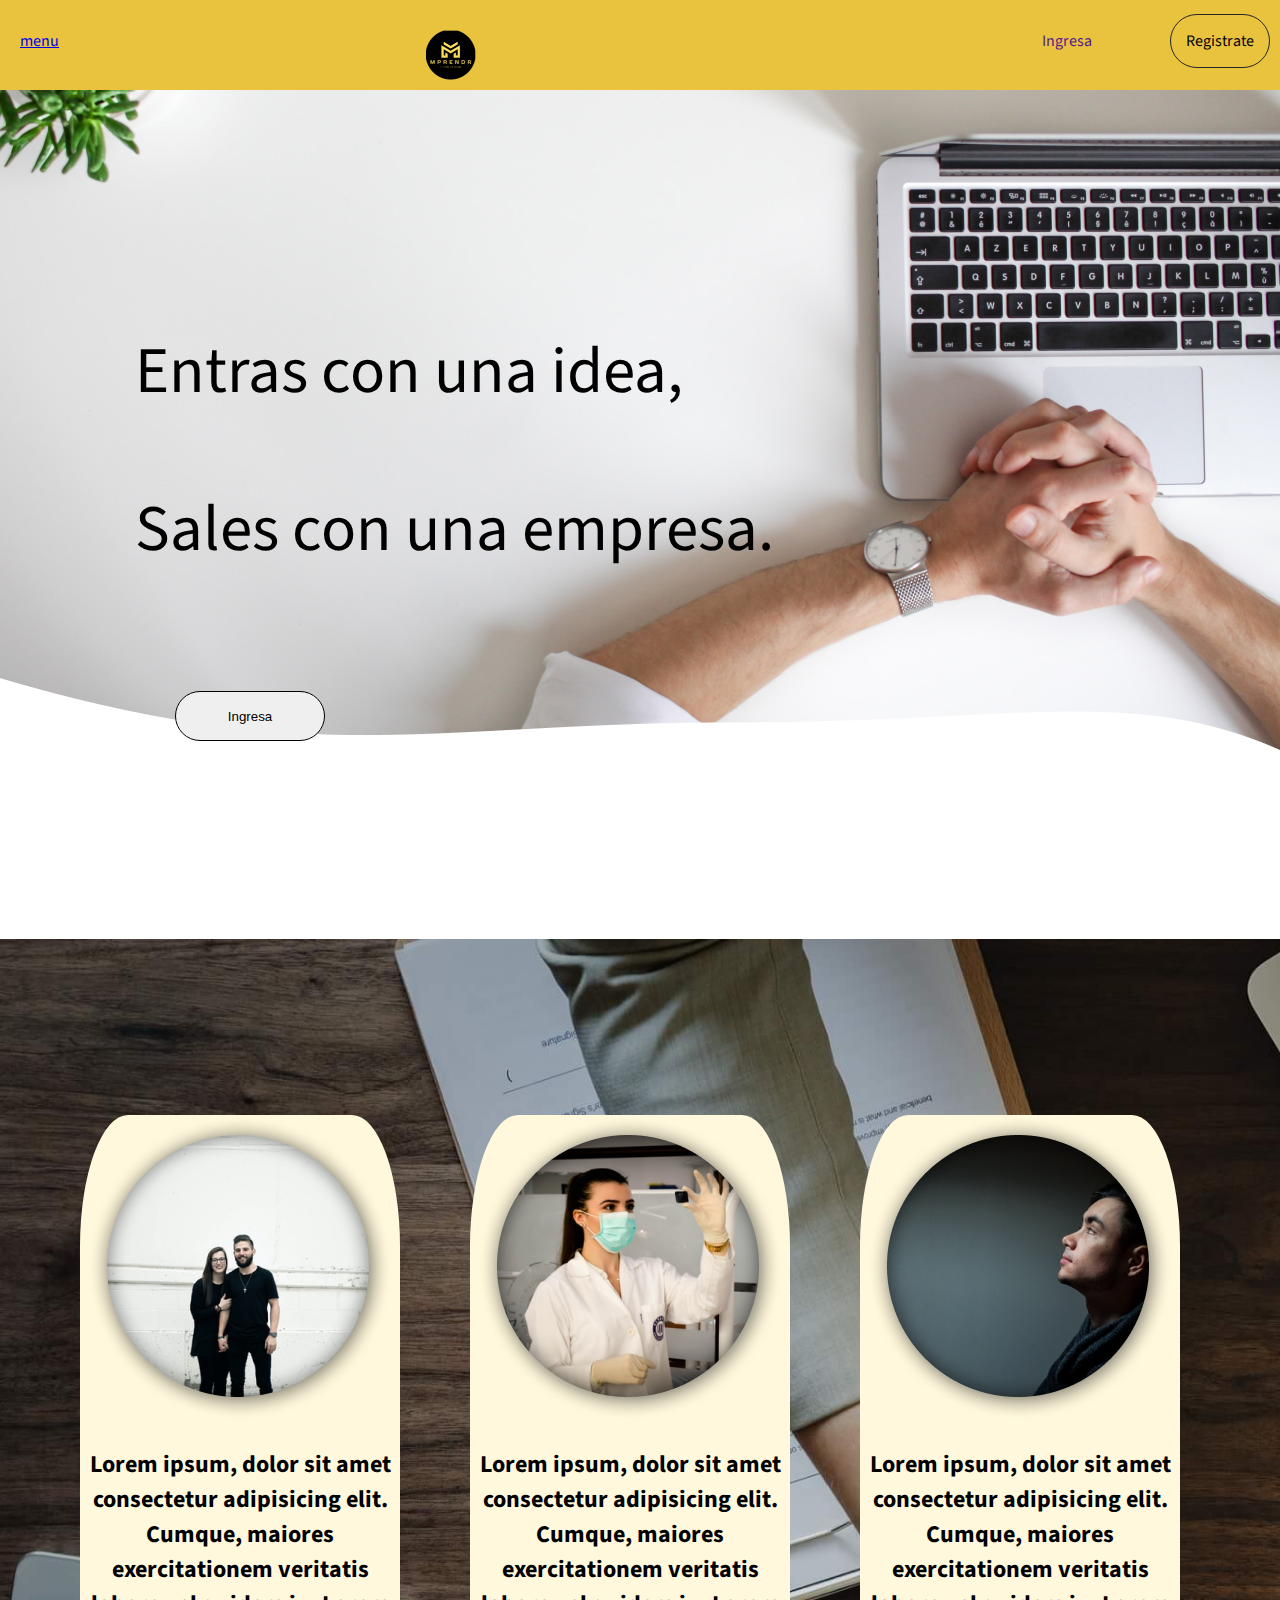
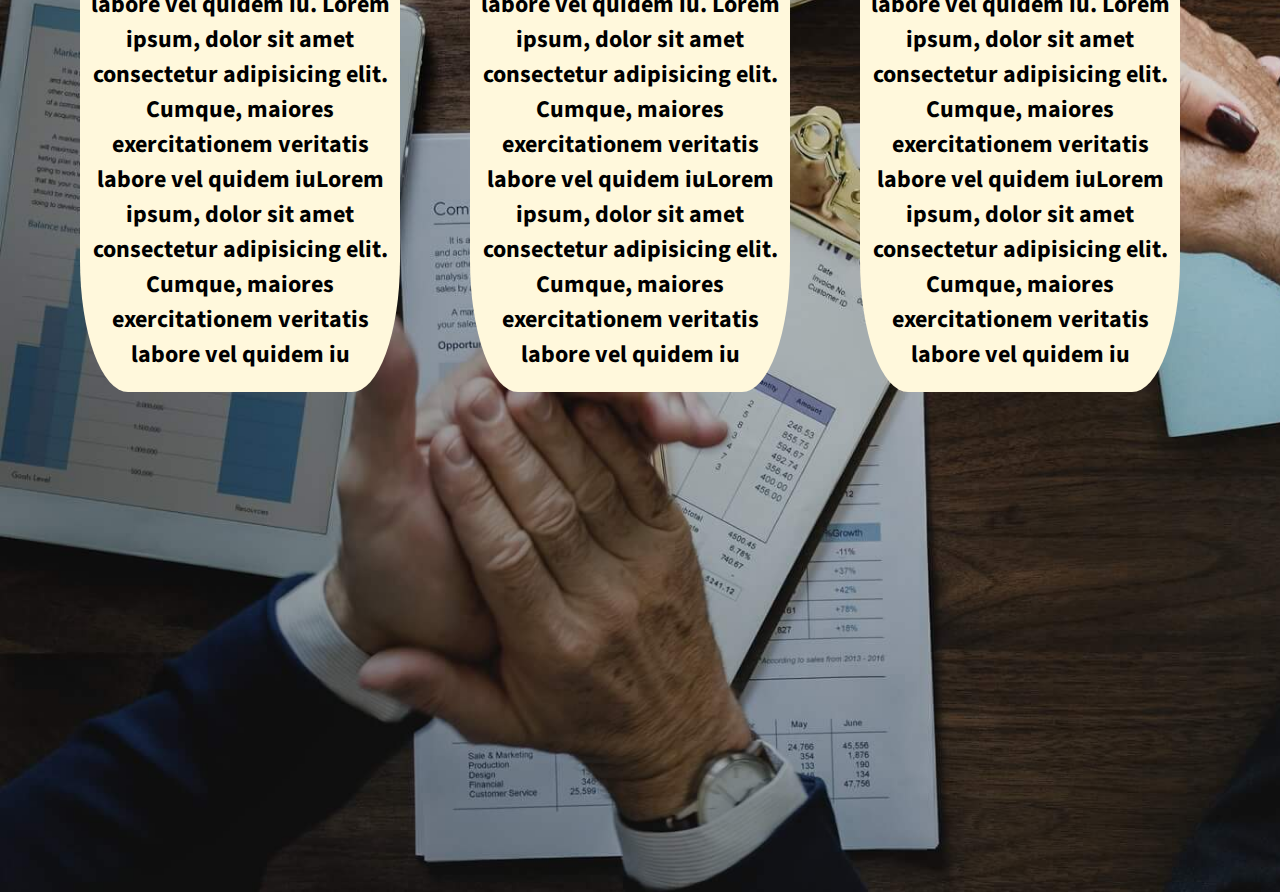
<file: MPRENDR-main/index.html>
<!DOCTYPE html>
<html lang="en">

<head>

    <meta charset="UTF-8">
    <meta http-equiv="X-UA-Compatible" content="IE=edge">
    <meta name="viewport" content="width=device-width, initial-scale=1.0">
    <link rel="stylesheet" href="styles.css">

<!--INICIO google fonts links--> 
    <link rel="preconnect" href="https://fonts.googleapis.com">
    <link rel="preconnect" href="https://fonts.gstatic.com" crossorigin>
    <link href="https://fonts.googleapis.com/css2?family=Source+Sans+Pro:wght@300;400;700&display=swap" rel="stylesheet">
<!--FINAL google fonts links-->

    <title>MPRENDR</title>

</head>

<body>
    <header>
        <div class="menu">
            <a href="/">menu</a>
        </div>

        <div class="logo">
            <img src="./images/Mprendr.png" alt="">
        </div>

        <div>
            <a class="ingresa" href="">Ingresa</a>
            <a class="registra" href="">Registrate</a>
        </div>
    </header>

    <section class="main-container">
        
        <section class="slogan-container">
            <div class="slogan">
                <p class="entras">Entras con una idea,</p>
                <p class="sales">Sales con una empresa.</p>
            </div>
            
            <button class="button-ingresa" type="submit">Ingresa</button>
           
        </section> 
       <br><br><br><br><br><br><br><br><br>
    
        <section class="experience-container">
            <!--1--><br>
            <div class="PEM">Experiencias MPRENDR</div>
            <!--Inicia 2-->
            <div class="experiences">
                <!--Inicia 2.1-->
                <div class="cardc-experience1">
                    <img src="./images/Ellipse 1.png" alt="MPRENDR"/>
                    <!--2.1.1-->
                        
                        
                    <h2>Lorem ipsum, dolor sit amet consectetur adipisicing elit. Cumque, maiores exercitationem veritatis labore vel quidem iu. Lorem ipsum, dolor sit amet consectetur adipisicing elit. Cumque, maiores exercitationem veritatis labore vel quidem iuLorem ipsum, dolor sit amet consectetur adipisicing elit. Cumque, maiores exercitationem veritatis labore vel quidem iu</h2>
                    <!--Termina 2.1.1-->
                </div>
                <!--Termina 2.1-->
                <!--Inicia 2.2-->
                <div class="cardc-experience2">
                    <img src="./images/Ellipse 2.png" alt="">
                    <!--Inicia 2.2.1-->
                    
                    <h2>Lorem ipsum, dolor sit amet consectetur adipisicing elit. Cumque, maiores exercitationem veritatis labore vel quidem iu. Lorem ipsum, dolor sit amet consectetur adipisicing elit. Cumque, maiores exercitationem veritatis labore vel quidem iuLorem ipsum, dolor sit amet consectetur adipisicing elit. Cumque, maiores exercitationem veritatis labore vel quidem iu</h2></h2>
                    <!--Termina 2.2.1-->
                </div>
                <!--Termina 2.2-->
                <!--Inicia 2.3-->
                <div class="cardc-experience3">
                    <img src="./images/Ellipse 3.png" alt="">
                    <!--Inicia 2.3.1-->
                    <h2>Lorem ipsum, dolor sit amet consectetur adipisicing elit. Cumque, maiores exercitationem veritatis labore vel quidem iu. Lorem ipsum, dolor sit amet consectetur adipisicing elit. Cumque, maiores exercitationem veritatis labore vel quidem iuLorem ipsum, dolor sit amet consectetur adipisicing elit. Cumque, maiores exercitationem veritatis labore vel quidem iu</h2>
                    </div>
                    <!--Termina 2.3.3-->
                </div>
                <!--Termina 2.3-->
            </div>
            <!--Termina 2-->
        </section>
    </section>
  
</body>

</html>
</file>
<file: MPRENDR-main/styles.css>
:root 
{
    --black: black;
    --yellow: #E9C33E;
    --white: white;
    --grey: #252526;
}
body {
    font-family: 'Source Sans Pro', sans-serif; 
    margin: 0;
    padding: 0;
    box-sizing: border-box;
}

header {
    display: flex;
    justify-content: space-between;
    background-color: var(--yellow);
    height: 50px;
    padding: 30px 10px 10px 20px;  
    
}
img{
    max-width: 100%;
    max-height: 50%;
    
}

.logo{
    height: 100px;
    width:250px;
   
}
.ingresa{
    text-decoration: none;
    padding: 0 75px 0 0;
}

.registra{
    border: 1px solid var(--grey);
    padding: 15px;
    color: var(--black);
    border-radius: 50px;
    justify-content: left;
    text-align: center;
    text-decoration: none;
}

.main-container{
    background-image: url(./images/Vector-header.jpg);
    background-size: 100%;
    height: block;
    background-position: absolute;
    background-attachment: absolute;
    background-repeat: no-repeat;
}

.slogan{
    text-align: left;
    padding: 170px 50px 0 135px;
    font-size: 65px;
}

.button-ingresa{
    border: 1px solid var(--black);
    width: 150px;
    height: 50px;
    margin: 50px 0 0 175px ;
    color: var(--black);
    border-radius: 50px;
    justify-content: left;
    text-align:center;   
}

.experience-container{
    background-image: url(./images/img1.jpg);
    background-size: cover;
    height: flex;
    background-position: absolute;
    position: relative;
    
}

.PEM{
    text-align: -webkit-right;
    align-items: center;
    box-sizing: border-box; 
    border-radius: 50px;
    background-color: whitesmoke ;
    color:blue;
    margin: 10px 15px 0px 1800px;
    font-size: medium;
}

.experiences
{
    display: flex;
    width: 100%;
    height: 100%;
    
}
.cardc-experience1
{
    align-items: left;
    text-align: center;
    width: 25%;
    margin: 100px 30px 500px 80px;
    background-color: cornsilk;
    border-radius: 15%;

}
.cardc-experience2
{
    align-items: center;
    text-align: center;
    width: 25%;
    margin: 100px 40px 500px 40px ;
    background-color: cornsilk;
    border-radius: 15%;
}

.cardc-experience3
{
    align-items: right;
    text-align: center;
    width: 25%;
    margin: 100px 80px 500px 30px ;
    background-color: cornsilk;
    border-radius: 15%;
}
</file>
